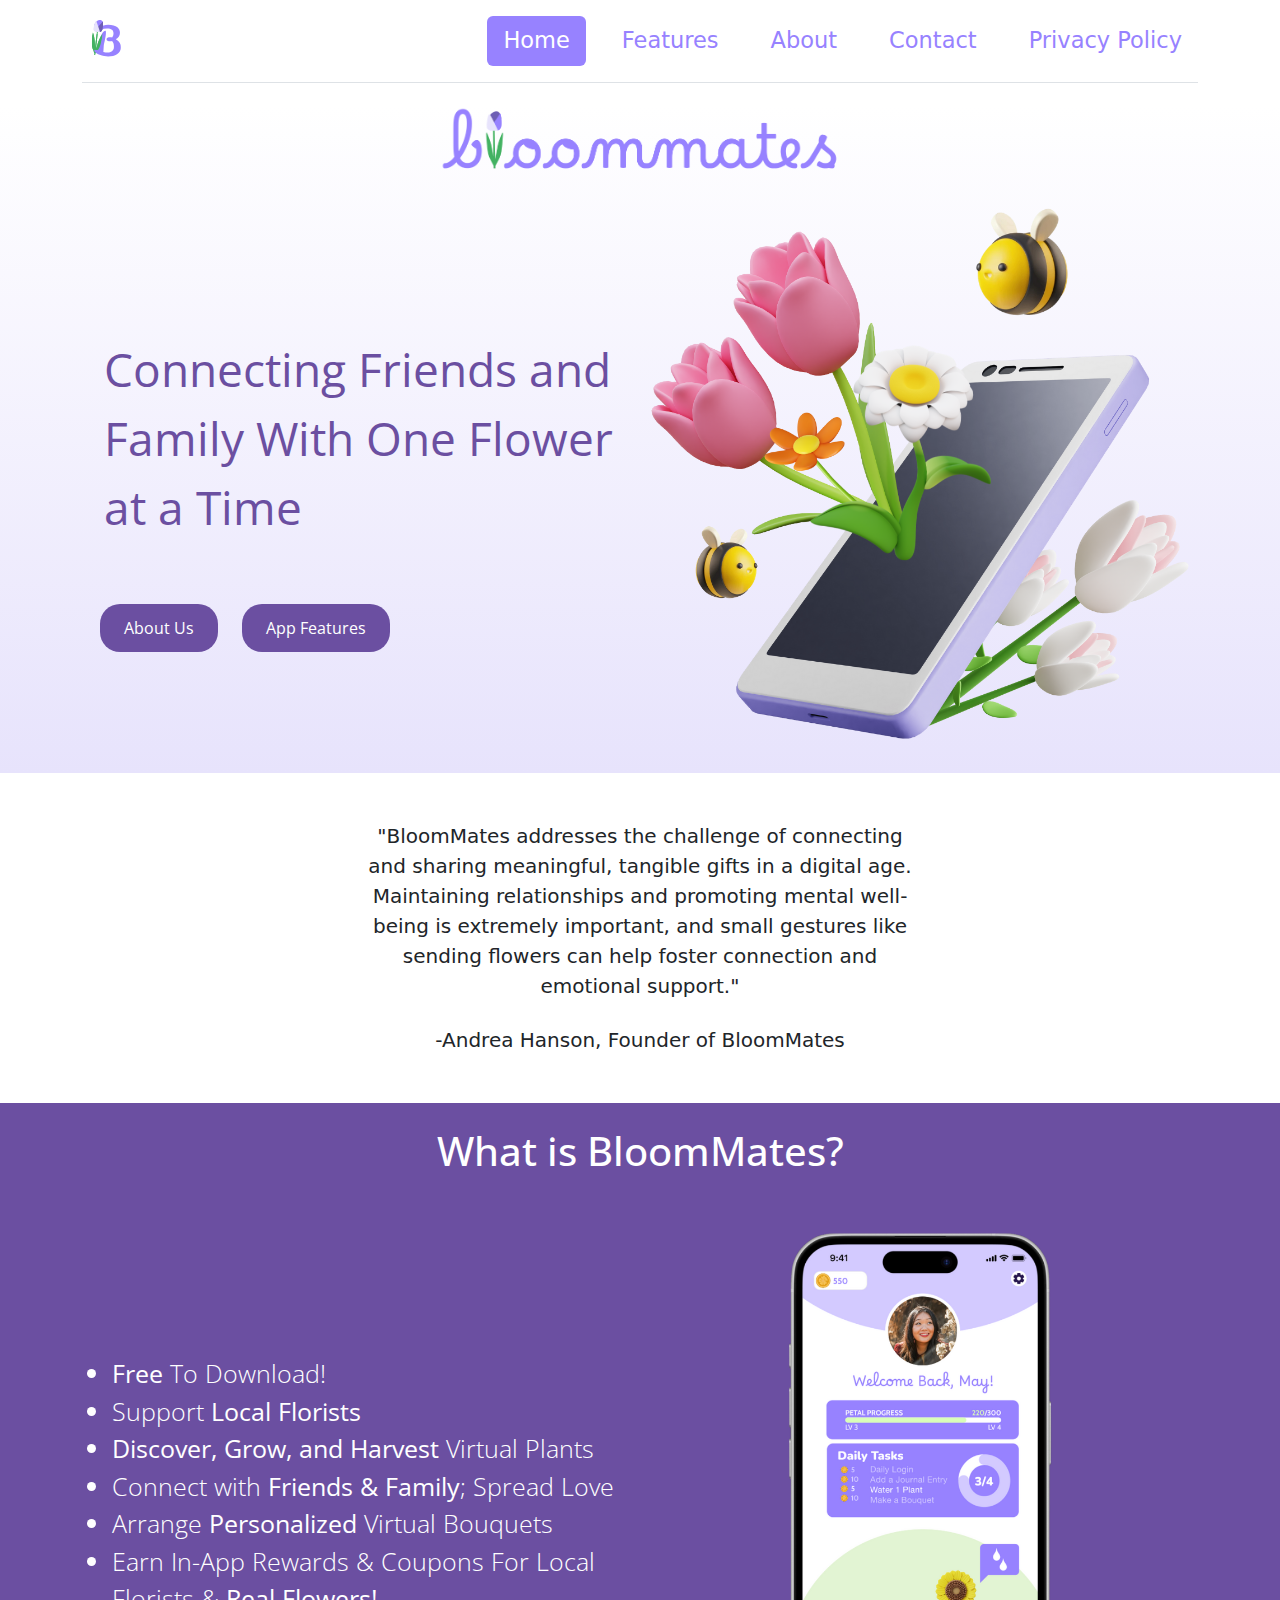
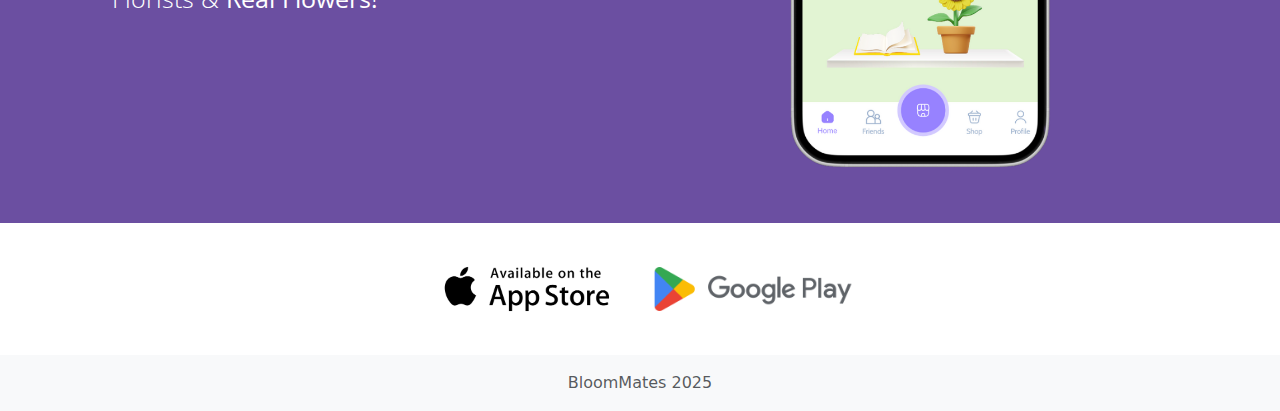
<file: index.html>
<!DOCTYPE html>
<html lang="en">

<head>
    <meta charset="UTF-8">
    <meta name="viewport" content="width=device-width, initial-scale=1.0">
    <link href="https://cdn.jsdelivr.net/npm/bootstrap@5.3.3/dist/css/bootstrap.min.css" rel="stylesheet"
        integrity="sha384-QWTKZyjpPEjISv5WaRU9OFeRpok6YctnYmDr5pNlyT2bRjXh0JMhjY6hW+ALEwIH" crossorigin="anonymous">
    <meta charset="UTF-8">
    <meta name="viewport" content="width=device-width, initial-scale=1.0">
    <title>Bloommates</title>
    <link rel="preconnect" href="https://fonts.googleapis.com">
    <link rel="preconnect" href="https://fonts.gstatic.com" crossorigin>
    <link href="https://fonts.googleapis.com/css2?family=Open+Sans:ital,wght@0,300..800;1,300..800&display=swap"
        rel="stylesheet">
    <link rel="stylesheet" href="./styles.css">
    <link rel="apple-touch-icon" sizes="180x180" href="/apple-touch-icon.png">
    <link rel="icon" type="image/png" sizes="32x32" href="/favicon-32x32.png">
    <link rel="icon" type="image/png" sizes="16x16" href="/favicon-16x16.png">
    <link rel="manifest" href="/site.webmanifest">
    <title>BloomMates App</title>
</head>

<body>
    <div class="container">
        <header class="d-flex flex-wrap justify-content-center py-3 mb-4 border-bottom">
            <a href="/"
                class="d-flex align-items-center mb-3 mb-md-0 me-md-auto link-body-emphasis text-decoration-none">
                <img src="./images/OfficialBMIcon.svg" class="bi me-2" width="50" height="50">
                <!-- <span class="fs-4">BloomMates</span> -->
            </a>

            <ul class="nav nav-pills">
                <li class="nav-item"><a href="index.html" class="nav-link active" aria-current="page">Home</a></li>
                <li class="nav-item"><a href="features.html" class="nav-link">Features</a></li>
                <li class="nav-item"><a href="about.html" class="nav-link">About</a></li>
                <li class="nav-item"><a href="contact.html" class="nav-link">Contact</a></li>
                <li class="nav-item"><a href="privacy_policy.html" class="nav-link">Privacy Policy</a></li>
            </ul>
        </header>
    </div>

    <!-- landing page starts here -->

    <div class="body_landing">
        <div class="image-container">
            <img src="./images/bm-logo-v2.png" class="logo-image" alt="logo">
        </div>
        <div class="containerlanding">
            <div class="content">
                <div class="tagline">Connecting Friends and Family With
                    One Flower at a Time</div>
                <div class="buttons">
                    <a href="about.html" class="btn btn-about">About Us</a>
                    <a href="features.html" class="btn btn-contact">App Features</a>
                </div>
            </div>
            <div class="image-container">
                <img src="./images/FlowerPhone.png" alt="Bloommates Illustration" class="hero-image">
            </div>
        </div>
    </div>

    <!-- quote -->

    <div class="px-4 pt-4 my-1 text-center">
        <div class="containerlanding">

            <div class="col-lg-6 pd-10 mx-auto">
                <p class="lead mb-4">"BloomMates addresses the challenge of connecting and sharing meaningful, tangible
                    gifts
                    in a digital age. Maintaining relationships
                    and promoting mental well-being is extremely important, and small gestures like sending flowers can
                    help
                    foster connection and emotional support."
                </p>
                <p class="lead mb-4"> -Andrea Hanson, Founder of BloomMates</p>
            </div>


        </div>
    </div>

    <!-- Feature list -->

    <div class="featurelist">
        <h1 class="mb-4">What is BloomMates?</h1>
        <div class="containerlanding">
            <div class="col-lg-6 py-4 mx-auto">
                <ul class="lead mb-4">
                    <li><b>Free</b> To Download!</li>
                    <li>Support <b>Local Florists</b></li>
                    <li><b>Discover, Grow, and Harvest</b> Virtual Plants</li>
                    <li>Connect with <b>Friends & Family</b>; Spread Love</li>
                    <li>Arrange <b>Personalized</b> Virtual Bouquets</li>
                    <li>Earn In-App Rewards & Coupons For Local Florists & <b>Real Flowers!</b></li>
                </ul>
            </div>

            <div class="image-container">
                <img src="./images/phonehome.png" class="hero-img">
            </div>
        </div>
    </div>

    <!-- Old stuff here -->

    <div class="text-center">

        <img class="logo1" src="./images/app-store-logo.png">
        <img class="logo2" src="./images/google-play-logo.png">

    </div>

    <footer class="footer mt-auto py-3 bg-light">
        <div class="container text-center">
            <p class="text-muted mb-0">BloomMates 2025</p>
        </div>
    </footer>

    <script src="https://cdn.jsdelivr.net/npm/bootstrap@5.3.3/dist/js/bootstrap.bundle.min.js"
        integrity="sha384-YvpcrYf0tY3lHB60NNkmXc5s9fDVZLESaAA55NDzOxhy9GkcIdslK1eN7N6jIeHz"
        crossorigin="anonymous"></script>
</body>

</html>
</file>
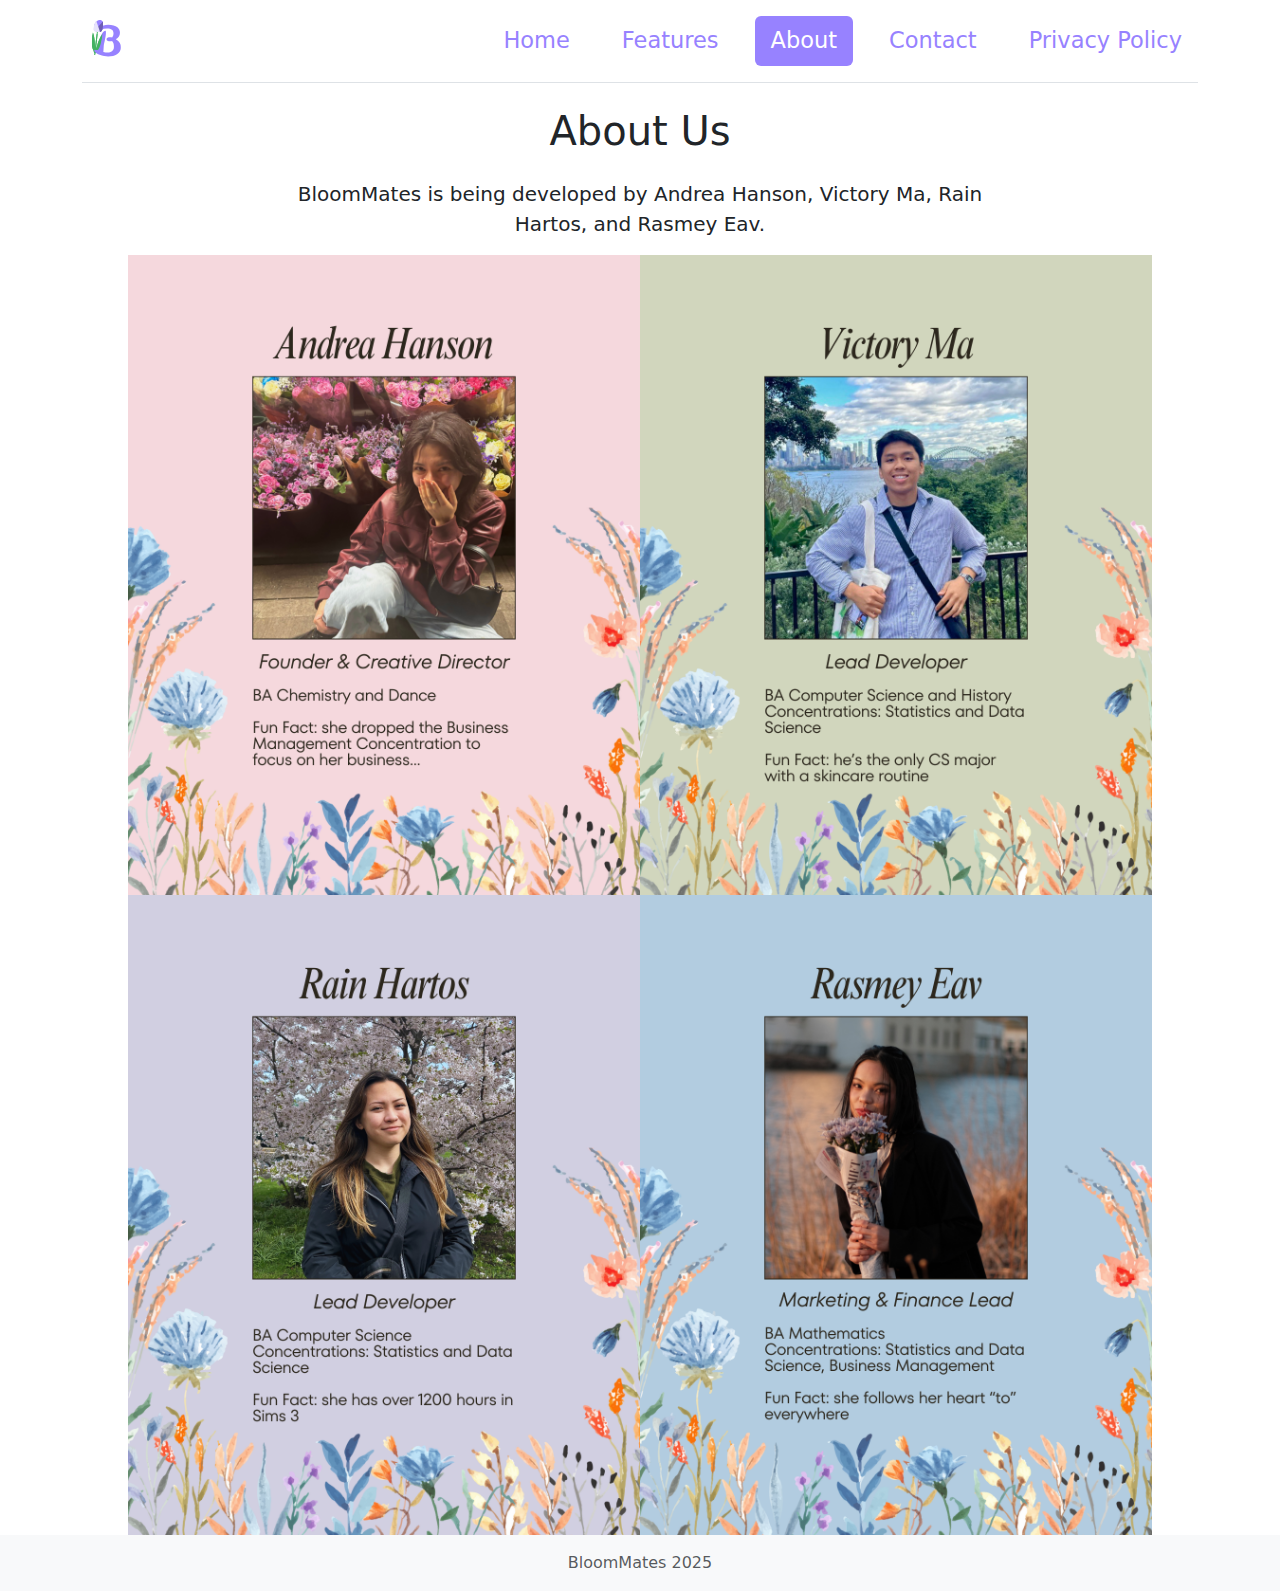
<file: about.html>
<!DOCTYPE html>
<html lang="en">

<head>
    <meta charset="UTF-8">
    <meta name="viewport" content="width=device-width, initial-scale=1.0">
    <link href="https://cdn.jsdelivr.net/npm/bootstrap@5.3.3/dist/css/bootstrap.min.css" rel="stylesheet"
        integrity="sha384-QWTKZyjpPEjISv5WaRU9OFeRpok6YctnYmDr5pNlyT2bRjXh0JMhjY6hW+ALEwIH" crossorigin="anonymous">
    <link rel="stylesheet" href="./styles.css">
    <link rel="apple-touch-icon" sizes="180x180" href="/apple-touch-icon.png">
    <link rel="icon" type="image/png" sizes="32x32" href="/favicon-32x32.png">
    <link rel="icon" type="image/png" sizes="16x16" href="/favicon-16x16.png">
    <link rel="manifest" href="/site.webmanifest">
    <title>About - BloomMates App</title>
</head>

<body>
    <div class="container">
        <header class="d-flex flex-wrap justify-content-center py-3 mb-4 border-bottom">
            <a href="/"
                class="d-flex align-items-center mb-3 mb-md-0 me-md-auto link-body-emphasis text-decoration-none">
                <img src="./images/OfficialBMIcon.svg" class="bi me-2" width="50" height="50">
                <!-- <span class="fs-4">BloomMates</span> -->
            </a>

            <ul class="nav nav-pills">
                <li class="nav-item"><a href="index.html" class="nav-link">Home</a></li>
                <li class="nav-item"><a href="features.html" class="nav-link">Features</a></li>
                <li class="nav-item"><a href="about.html" class="nav-link active" aria-current="page">About</a></li>
                <li class="nav-item"><a href="contact.html" class="nav-link">Contact</a></li>
                <li class="nav-item"><a href="privacy_policy.html" class="nav-link">Privacy Policy</a></li>
            </ul>
        </header>
    </div>

    <div class="container">
        <h1 class="text-center mb-4">About Us</h1>
        <div class="row">
            <div class="col-md-8 mx-auto">
                <p class="lead text-center">BloomMates is being developed by Andrea Hanson, Victory Ma, Rain Hartos,
                    and Rasmey Eav.
                </p>
            </div>
        </div>
    </div>

    <div id="poster-container">
        <img class="poster" src="./images/andrea.png">
        <img class="poster" src="./images/victor.png">
        <img class="poster" src="./images/rain.png">
        <img class="poster" src="./images/rasmey.png">
    </div>

    <footer class="footer mt-auto py-3 bg-light">
        <div class="container text-center">
            <p class="text-muted mb-0">BloomMates 2025</p>
        </div>
    </footer>

    <script src="https://cdn.jsdelivr.net/npm/bootstrap@5.3.3/dist/js/bootstrap.bundle.min.js"
        integrity="sha384-YvpcrYf0tY3lHB60NNkmXc5s9fDVZLESaAA55NDzOxhy9GkcIdslK1eN7N6jIeHz"
        crossorigin="anonymous"></script>
</body>

</html>
</file>
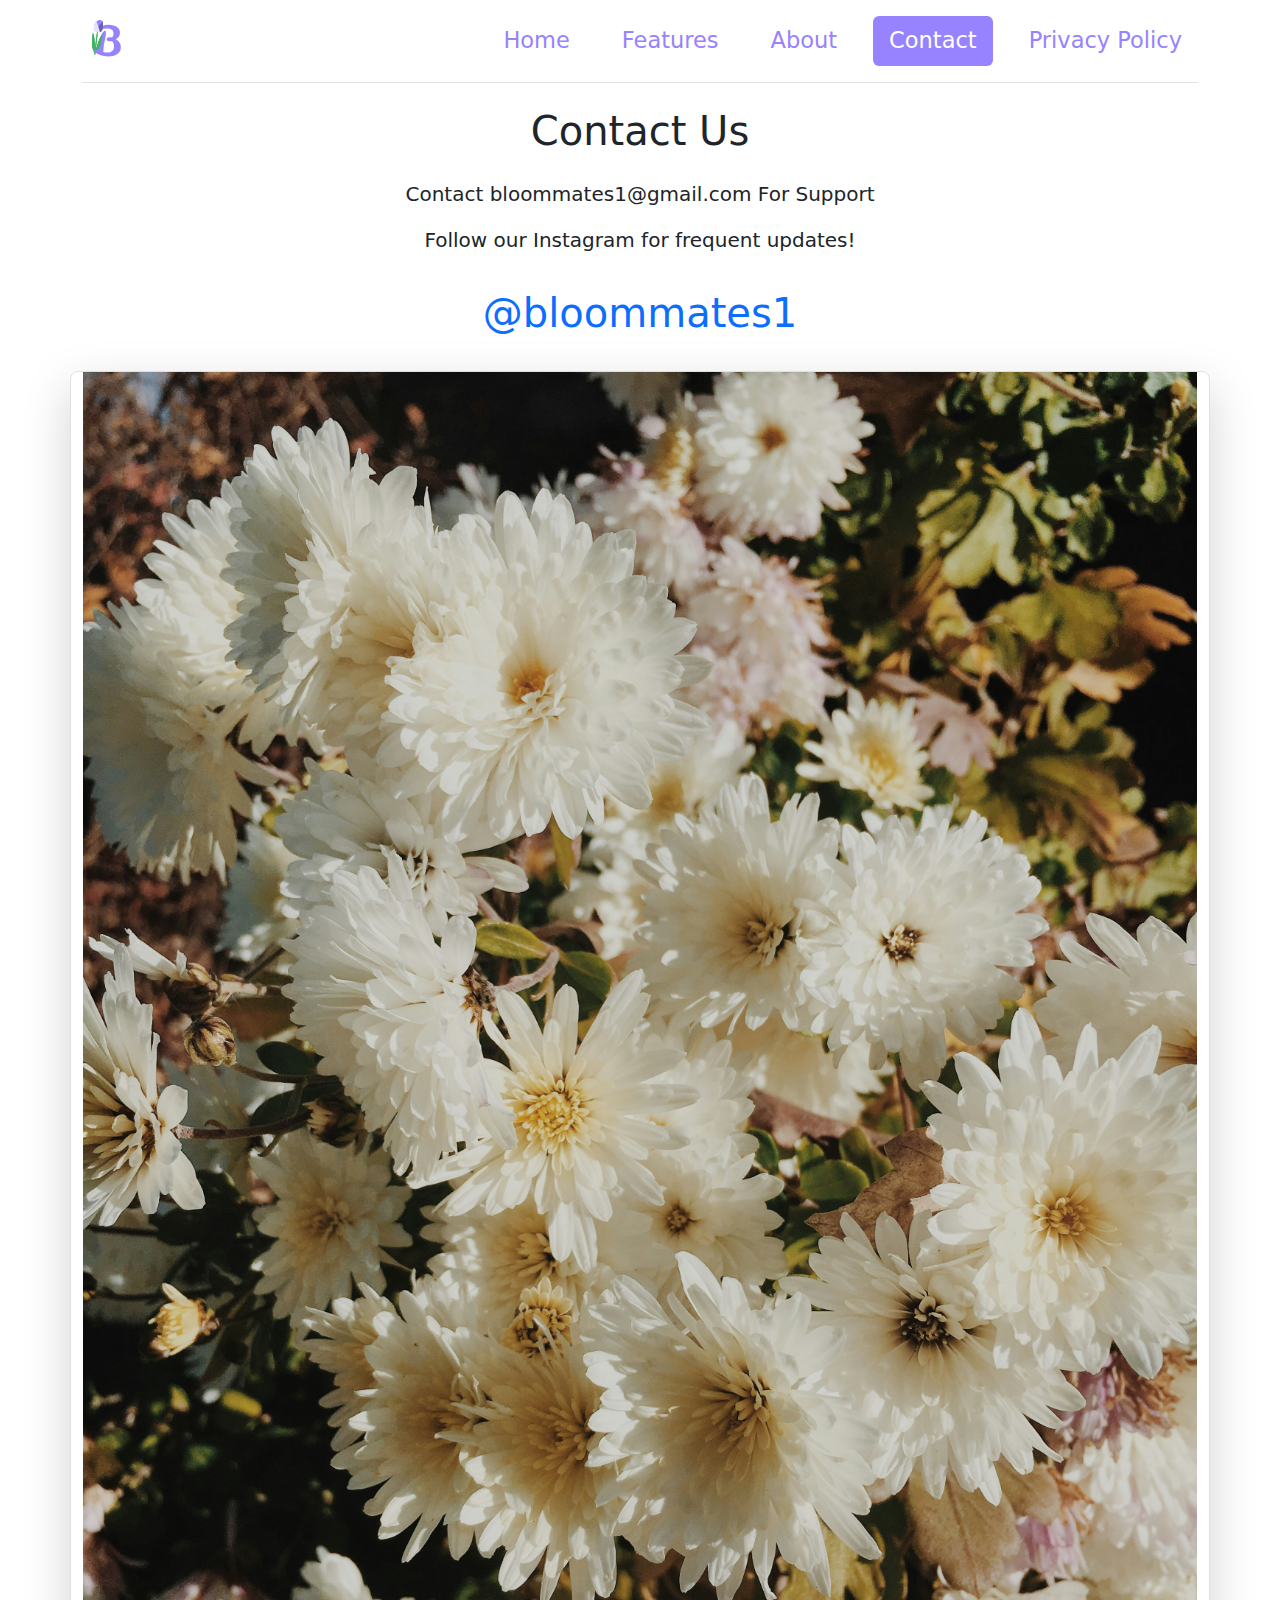
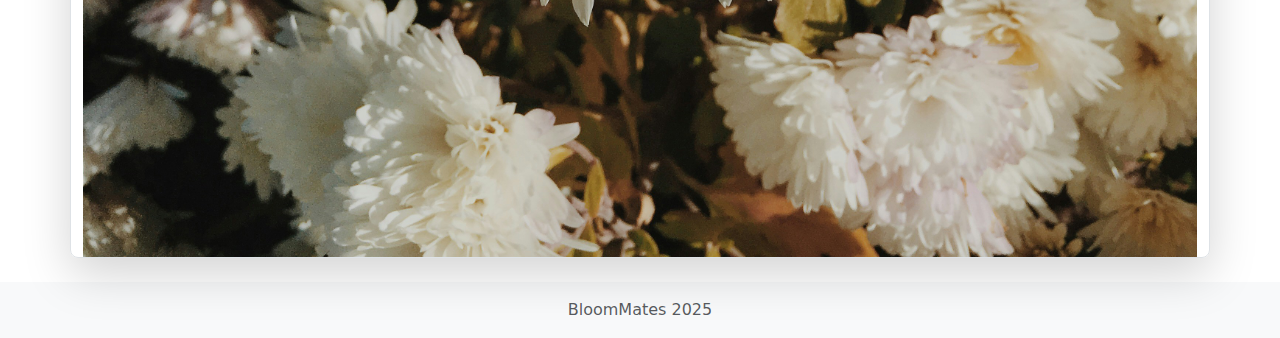
<file: contact.html>
<!DOCTYPE html>
<html lang="en">

<head>
    <meta charset="UTF-8">
    <meta name="viewport" content="width=device-width, initial-scale=1.0">
    <link href="https://cdn.jsdelivr.net/npm/bootstrap@5.3.3/dist/css/bootstrap.min.css" rel="stylesheet"
        integrity="sha384-QWTKZyjpPEjISv5WaRU9OFeRpok6YctnYmDr5pNlyT2bRjXh0JMhjY6hW+ALEwIH" crossorigin="anonymous">
    <link rel="stylesheet" href="./styles.css">
    <link rel="apple-touch-icon" sizes="180x180" href="/apple-touch-icon.png">
    <link rel="icon" type="image/png" sizes="32x32" href="/favicon-32x32.png">
    <link rel="icon" type="image/png" sizes="16x16" href="/favicon-16x16.png">
    <link rel="manifest" href="/site.webmanifest">
    <title>Contact - BloomMates App</title>
</head>

<body>
    <div class="container">
        <header class="d-flex flex-wrap justify-content-center py-3 mb-4 border-bottom">
            <a href="/"
                class="d-flex align-items-center mb-3 mb-md-0 me-md-auto link-body-emphasis text-decoration-none">
                <img src="./images/OfficialBMIcon.svg" class="bi me-2" width="50" height="50">
                <!-- <span class="fs-4">BloomMates</span> -->
            </a>

            <ul class="nav nav-pills">
                <li class="nav-item"><a href="index.html" class="nav-link">Home</a></li>
                <li class="nav-item"><a href="features.html" class="nav-link">Features</a></li>
                <li class="nav-item"><a href="about.html" class="nav-link">About</a></li>
                <li class="nav-item"><a href="contact.html" class="nav-link active" aria-current="page">Contact</a></li>
                <li class="nav-item"><a href="privacy_policy.html" class="nav-link">Privacy Policy</a></li>
            </ul>
        </header>
    </div>

    <div class="container">
        <h1 class="text-center mb-4">Contact Us</h1>
        <div class="row">
            <div class="col-md-8 mx-auto">
                <p class="lead text-center">Contact <b>bloommates1@gmail.com</b> For Support</p>
                <p class="lead text-center">Follow our Instagram for frequent updates!</p>

                <a class="container2" target='_blank' href="https://www.instagram.com/bloommates1">
                    <!-- <img class="logo3" src="./images/instagram-logo.webp"> -->
                    <p class="fs-1">@bloommates1</p>
                </a>

            </div>
            <img src="./images/flowers-1.jpg" class="img-fluid border rounded-3 shadow-lg mb-4" alt="Example image"
                loading="lazy">
        </div>
    </div>

    <footer class="footer mt-auto py-3 bg-light">
        <div class="container text-center">
            <p class="text-muted mb-0">BloomMates 2025</p>
        </div>
    </footer>

    <script src="https://cdn.jsdelivr.net/npm/bootstrap@5.3.3/dist/js/bootstrap.bundle.min.js"
        integrity="sha384-YvpcrYf0tY3lHB60NNkmXc5s9fDVZLESaAA55NDzOxhy9GkcIdslK1eN7N6jIeHz"
        crossorigin="anonymous"></script>
</body>

</html>
</file>
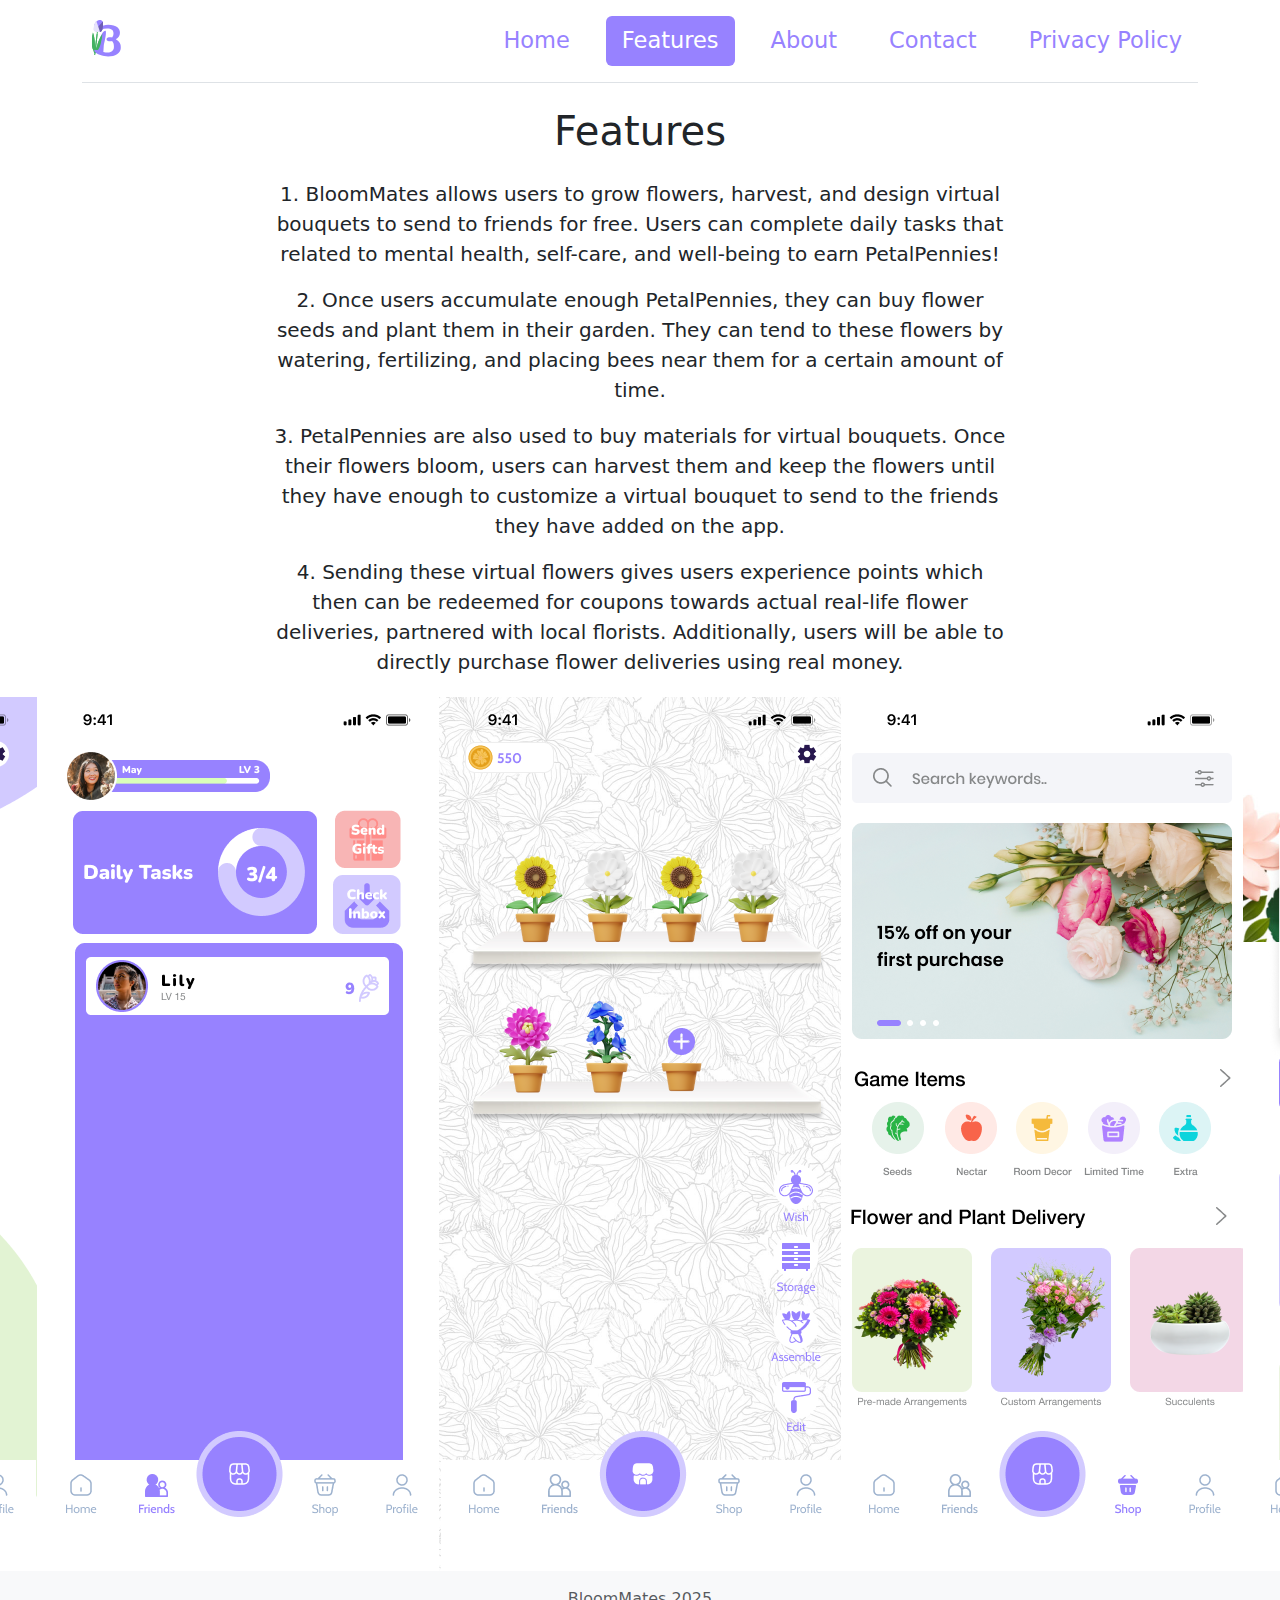
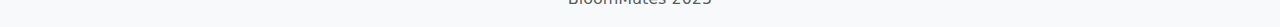
<file: features.html>
<!DOCTYPE html>
<html lang="en">

<head>
    <meta charset="UTF-8">
    <meta name="viewport" content="width=device-width, initial-scale=1.0">
    <link href="https://cdn.jsdelivr.net/npm/bootstrap@5.3.3/dist/css/bootstrap.min.css" rel="stylesheet"
        integrity="sha384-QWTKZyjpPEjISv5WaRU9OFeRpok6YctnYmDr5pNlyT2bRjXh0JMhjY6hW+ALEwIH" crossorigin="anonymous">
    <link rel="stylesheet" href="./styles.css">
    <link rel="apple-touch-icon" sizes="180x180" href="/apple-touch-icon.png">
    <link rel="icon" type="image/png" sizes="32x32" href="/favicon-32x32.png">
    <link rel="icon" type="image/png" sizes="16x16" href="/favicon-16x16.png">
    <link rel="manifest" href="/site.webmanifest">
    <title>Features - BloomMates App</title>
</head>

<body>
    <div class="container">
        <header class="d-flex flex-wrap justify-content-center py-3 mb-4 border-bottom">
            <a href="/"
                class="d-flex align-items-center mb-3 mb-md-0 me-md-auto link-body-emphasis text-decoration-none">
                <img src="./images/OfficialBMIcon.svg" class="bi me-2" width="50" height="50">
                <!-- <span class="fs-4">BloomMates</span> -->
            </a>

            <ul class="nav nav-pills">
                <li class="nav-item"><a href="index.html" class="nav-link">Home</a></li>
                <li class="nav-item"><a href="features.html" class="nav-link active" aria-current="page">Features</a>
                </li>
                <li class="nav-item"><a href="about.html" class="nav-link">About</a></li>
                <li class="nav-item"><a href="contact.html" class="nav-link">Contact</a></li>
                <li class="nav-item"><a href="privacy_policy.html" class="nav-link">Privacy Policy</a></li>
            </ul>
        </header>
    </div>

    <!-- Feature list -->

    <div class="container">
        <h1 class="text-center mb-4">Features</h1>
        <div class="row">
            <div class="col-md-8 mx-auto">
                <p class="lead text-center">1. BloomMates allows users to grow flowers, harvest, and design virtual
                    bouquets to
                    send to friends for free. Users can complete daily tasks that related to
                    mental health, self-care, and well-being to earn PetalPennies!

                <p class="lead text-center"> 2. Once users accumulate enough PetalPennies, they can buy flower seeds and
                    plant them in their
                    garden. They can tend to these flowers by watering,
                    fertilizing, and placing bees near them for a certain amount of time.</p>

                <p class="lead text-center"> 3. PetalPennies are also used to buy materials for virtual bouquets. Once
                    their flowers
                    bloom, users can harvest them and keep the flowers
                    until they
                    have enough to customize a virtual bouquet to send to the friends they have added on the app.</p>
                <p class="lead text-center"> 4. Sending these virtual flowers gives users experience points which then
                    can
                    be redeemed for coupons
                    towards actual real-life flower deliveries, partnered with local florists. Additionally, users will
                    be able to
                    directly purchase flower deliveries using real money.</p>
                </p>

                <div class="container3">
                    <img class="feature-img" src="./images/tab-home.png">
                    <img class="feature-img" src="./images/tab-friends.png">
                    <img class="feature-img" src="./images/tab-game.png">
                    <img class="feature-img" src="./images/tab-shop.png">
                    <img class="feature-img" src="./images/tab-profile.png">
                </div>

            </div>
        </div>
    </div>

    <footer class="footer mt-auto py-3 bg-light">
        <div class="container text-center">
            <p class="text-muted mb-0">BloomMates 2025</p>
        </div>
    </footer>

    <script src="https://cdn.jsdelivr.net/npm/bootstrap@5.3.3/dist/js/bootstrap.bundle.min.js"
        integrity="sha384-YvpcrYf0tY3lHB60NNkmXc5s9fDVZLESaAA55NDzOxhy9GkcIdslK1eN7N6jIeHz"
        crossorigin="anonymous"></script>
</body>

</html>
</file>
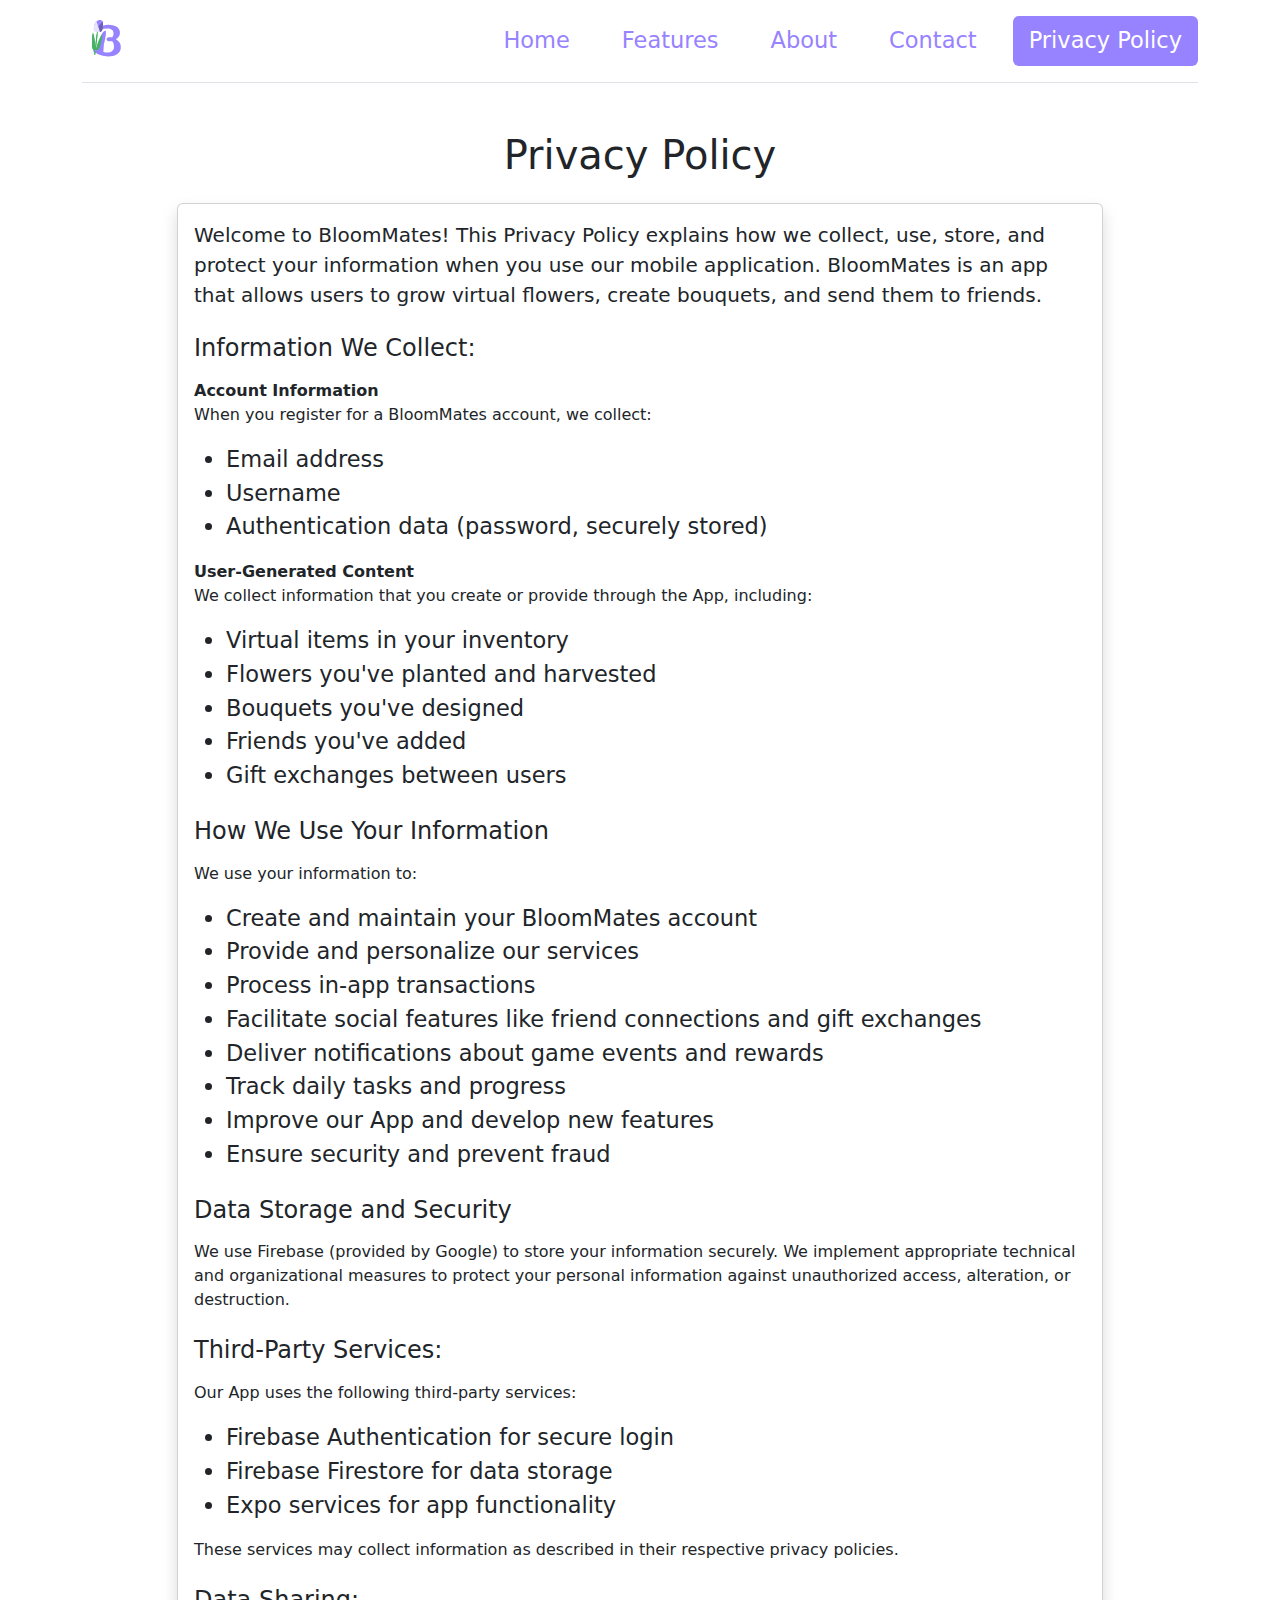
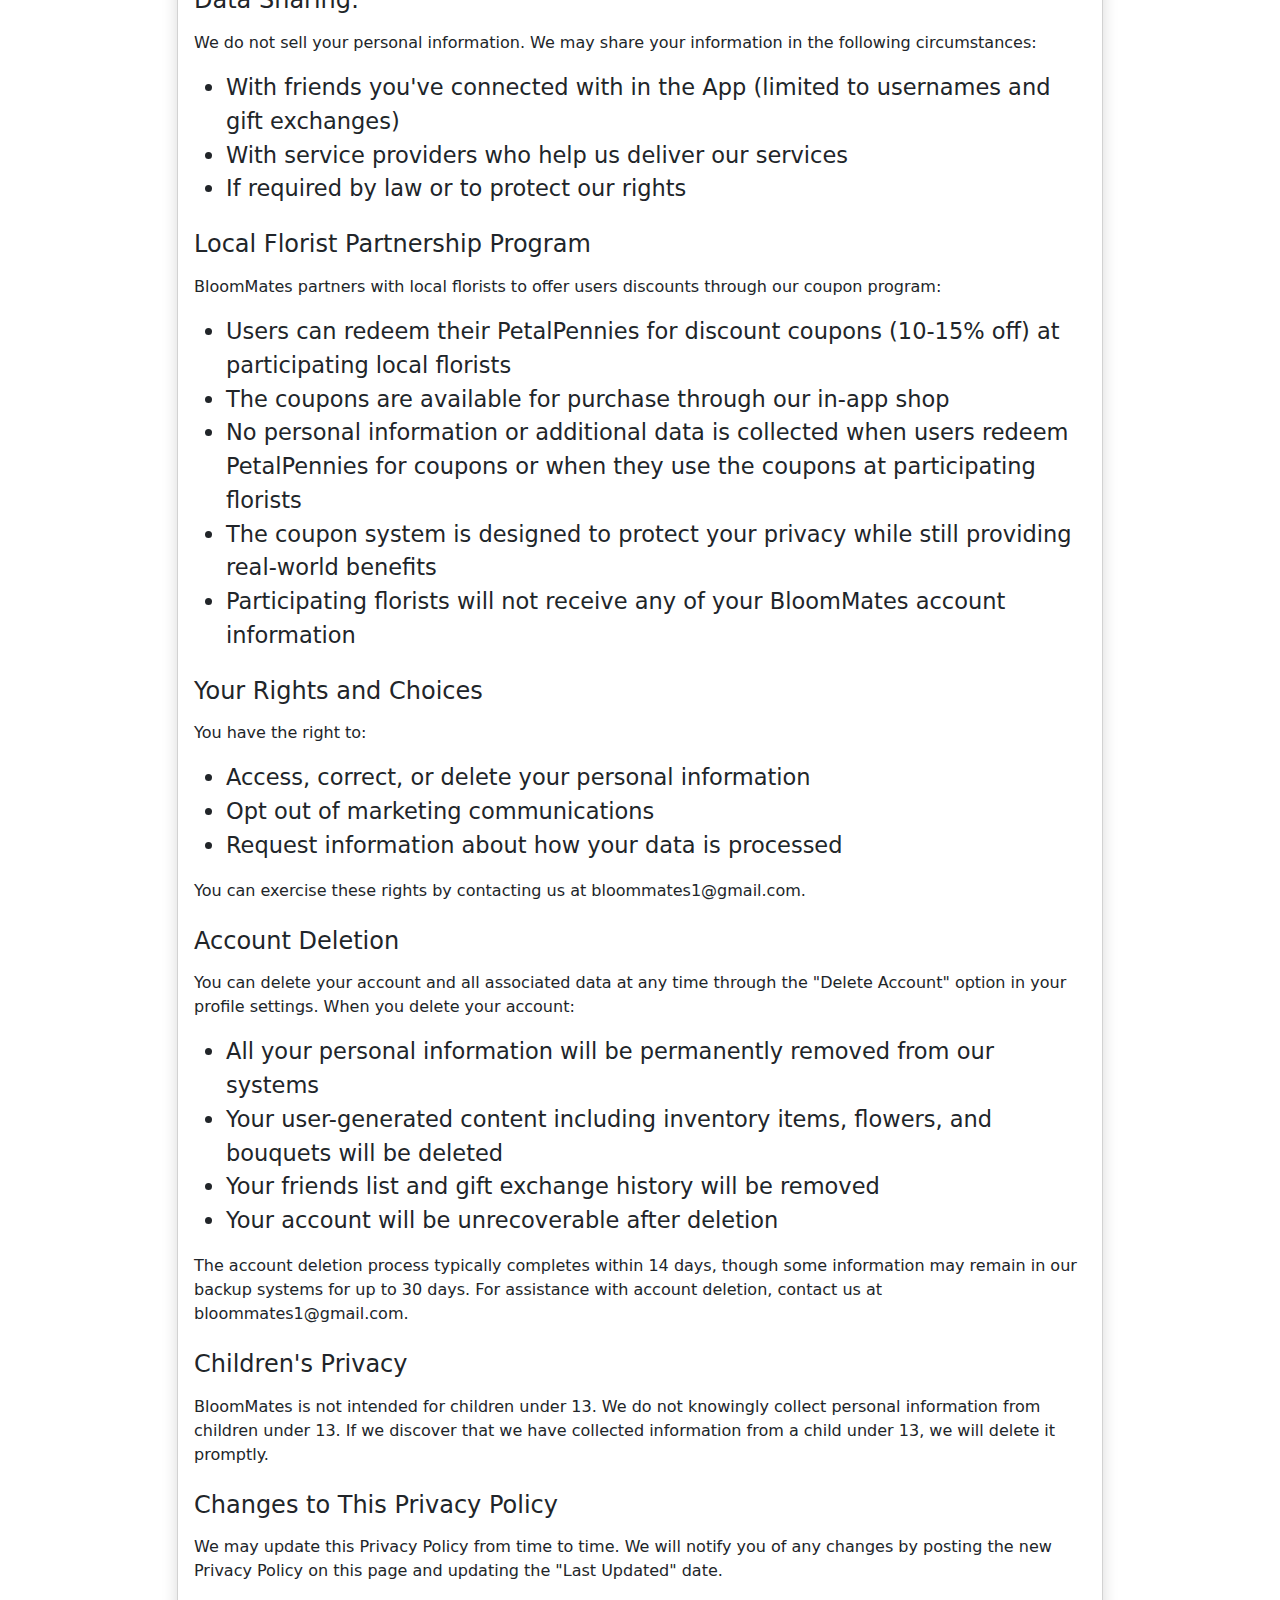
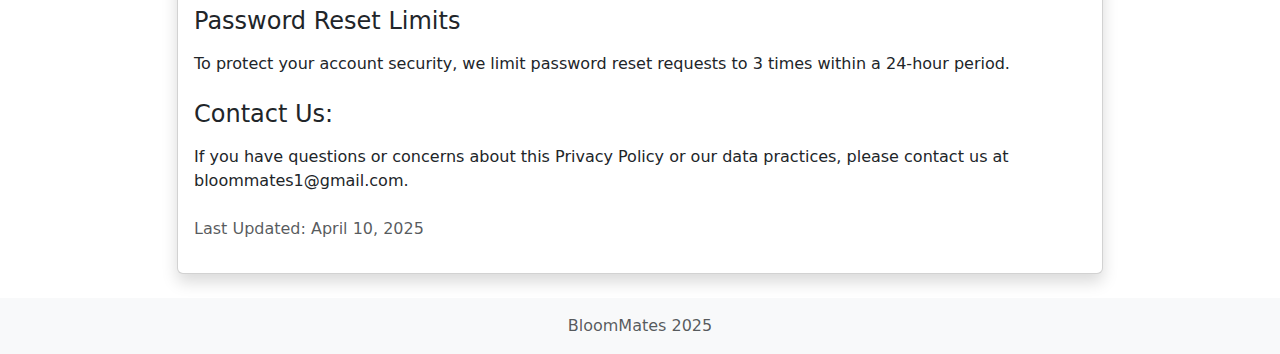
<file: privacy_policy.html>
<!DOCTYPE html>
<html lang="en">

<head>
    <meta charset="UTF-8">
    <meta name="viewport" content="width=device-width, initial-scale=1.0">
    <link href="https://cdn.jsdelivr.net/npm/bootstrap@5.3.3/dist/css/bootstrap.min.css" rel="stylesheet"
        integrity="sha384-QWTKZyjpPEjISv5WaRU9OFeRpok6YctnYmDr5pNlyT2bRjXh0JMhjY6hW+ALEwIH" crossorigin="anonymous">
    <meta charset="UTF-8">
    <meta name="viewport" content="width=device-width, initial-scale=1.0">
    <title>Privacy Policy - BloomMates</title>
    <link rel="preconnect" href="https://fonts.googleapis.com">
    <link rel="preconnect" href="https://fonts.gstatic.com" crossorigin>
    <link href="https://fonts.googleapis.com/css2?family=Open+Sans:ital,wght@0,300..800;1,300..800&display=swap"
        rel="stylesheet">
    <link rel="stylesheet" href="./styles.css">
    <link rel="apple-touch-icon" sizes="180x180" href="/apple-touch-icon.png">
    <link rel="icon" type="image/png" sizes="32x32" href="/favicon-32x32.png">
    <link rel="icon" type="image/png" sizes="16x16" href="/favicon-16x16.png">
    <link rel="manifest" href="/site.webmanifest">
</head>

<body>
    <div class="container">
        <header class="d-flex flex-wrap justify-content-center py-3 mb-4 border-bottom">
            <a href="/"
                class="d-flex align-items-center mb-3 mb-md-0 me-md-auto link-body-emphasis text-decoration-none">
                <img src="./images/OfficialBMIcon.svg" class="bi me-2" width="50" height="50">
                <!-- <span class="fs-4">BloomMates</span> -->
            </a>

            <ul class="nav nav-pills">
                <li class="nav-item"><a href="index.html" class="nav-link">Home</a></li>
                <li class="nav-item"><a href="features.html" class="nav-link">Features</a></li>
                <li class="nav-item"><a href="about.html" class="nav-link">About</a></li>
                <li class="nav-item"><a href="contact.html" class="nav-link">Contact</a></li>
                <li class="nav-item"><a href="privacy_policy.html" class="nav-link active" aria-current="page">Privacy
                        Policy</a></li>
            </ul>
        </header>
    </div>

    <div class="container py-4">
        <div class="row justify-content-center">
            <div class="col-lg-10">
                <h1 class="mb-4 text-center">Privacy Policy</h1>
                <div class="card shadow">
                    <div class="card-body">
                        <p class="lead mb-4 text-start">
                            <b>Welcome to BloomMates!</b> This Privacy Policy explains how we collect, use, store, and
                            protect
                            your information when you use our mobile application. BloomMates is an app that allows users
                            to grow virtual
                            flowers, create bouquets, and send them to friends.
                        </p>

                        <h4 class="mt-4 mb-3">Information We Collect:</h4>
                        <p>
                            <strong>Account Information</strong><br>
                            When you register for a BloomMates account, we collect:
                        </p>
                        <ul>
                            <li>Email address</li>
                            <li>Username</li>
                            <li>Authentication data (password, securely stored)</li>
                        </ul>

                        <p><strong>User-Generated Content</strong><br>
                            We collect information that you create or provide through the App, including:</p>
                        <ul>
                            <li>Virtual items in your inventory</li>
                            <li>Flowers you've planted and harvested</li>
                            <li>Bouquets you've designed</li>
                            <li>Friends you've added</li>
                            <li>Gift exchanges between users</li>
                        </ul>

                        <h4 class="mt-4 mb-3">How We Use Your Information</h4>
                        <p>We use your information to:</p>
                        <ul>
                            <li>Create and maintain your BloomMates account</li>
                            <li>Provide and personalize our services</li>
                            <li>Process in-app transactions</li>
                            <li>Facilitate social features like friend connections and gift exchanges</li>
                            <li>Deliver notifications about game events and rewards</li>
                            <li>Track daily tasks and progress</li>
                            <li>Improve our App and develop new features</li>
                            <li>Ensure security and prevent fraud</li>
                        </ul>

                        <h4 class="mt-4 mb-3">Data Storage and Security</h4>
                        <p>We use Firebase (provided by Google) to store your information securely. We implement
                            appropriate
                            technical and organizational measures to protect your personal information against
                            unauthorized access,
                            alteration, or destruction.</p>

                        <h4 class="mt-4 mb-3">Third-Party Services:</h4>
                        <p>Our App uses the following third-party services:</p>
                        <ul>
                            <li>Firebase Authentication for secure login</li>
                            <li>Firebase Firestore for data storage</li>
                            <li>Expo services for app functionality</li>
                        </ul>
                        <p>These services may collect information as described in their respective privacy policies.</p>

                        <h4 class="mt-4 mb-3">Data Sharing:</h4>
                        <p>We do not sell your personal information. We may share your information in the following
                            circumstances:</p>
                        <ul>
                            <li>With friends you've connected with in the App (limited to usernames and gift exchanges)
                            </li>
                            <li>With service providers who help us deliver our services</li>
                            <li>If required by law or to protect our rights</li>
                        </ul>

                        <h4 class="mt-4 mb-3">Local Florist Partnership Program</h4>
                        <p>BloomMates partners with local florists to offer users discounts through our coupon program:
                        </p>
                        <ul>
                            <li>Users can redeem their PetalPennies for discount coupons (10-15% off) at participating
                                local florists</li>
                            <li>The coupons are available for purchase through our in-app shop</li>
                            <li>No personal information or additional data is collected when users redeem PetalPennies
                                for coupons or when they use the coupons at participating florists</li>
                            <li>The coupon system is designed to protect your privacy while still providing real-world
                                benefits</li>
                            <li>Participating florists will not receive any of your BloomMates account information</li>
                        </ul>

                        <h4 class="mt-4 mb-3">Your Rights and Choices</h4>
                        <p>You have the right to:</p>
                        <ul>
                            <li>Access, correct, or delete your personal information</li>
                            <li>Opt out of marketing communications</li>
                            <li>Request information about how your data is processed</li>
                        </ul>
                        <p>You can exercise these rights by contacting us at bloommates1@gmail.com.</p>

                        <h4 class="mt-4 mb-3">Account Deletion</h4>
                        <p>
                            You can delete your account and all associated data at any time through the "Delete Account"
                            option in your profile settings. When you delete your account:
                        </p>

                        <ul>
                            <li>All your personal information will be permanently removed from our systems</li>
                            <li> Your user-generated content including inventory items, flowers, and bouquets will be
                                deleted</li>
                            <li> Your friends list and gift exchange history will be removed</li>
                            <li> Your account will be unrecoverable after deletion</li>
                        </ul>

                        <p>
                            The account deletion process typically completes within 14 days, though some information may
                            remain in our backup systems for up to 30 days. For assistance with account deletion,
                            contact us at bloommates1@gmail.com.</p>

                        <h4 class="mt-4 mb-3">Children's Privacy</h4>
                        <p>BloomMates is not intended for children under 13. We do not knowingly collect personal
                            information
                            from children under 13. If we discover that we have collected information from a child under
                            13, we will delete it promptly.</p>

                        <h4 class="mt-4 mb-3">Changes to This Privacy Policy</h4>
                        <p>We may update this Privacy Policy from time to time. We will notify you of any changes by
                            posting
                            the new Privacy Policy on this page and updating the "Last Updated" date.</p>

                        <h4 class="mt-4 mb-3">Password Reset Limits</h4>
                        <p>To protect your account security, we limit password reset requests to 3 times within a
                            24-hour period.</p>

                        <h4 class="mt-4 mb-3">Contact Us:</h4>
                        <p>If you have questions or concerns about this Privacy Policy or our data practices, please
                            contact us
                            at bloommates1@gmail.com.</p>

                        <p class="text-muted mt-4">Last Updated: April 10, 2025</p>
                    </div>
                </div>
            </div>
        </div>
    </div>

    <footer class="footer mt-auto py-3 bg-light">
        <div class="container text-center">
            <p class="text-muted mb-0">BloomMates 2025</p>
        </div>
    </footer>

    <script src="https://cdn.jsdelivr.net/npm/bootstrap@5.3.3/dist/js/bootstrap.bundle.min.js"
        integrity="sha384-YvpcrYf0tY3lHB60NNkmXc5s9fDVZLESaAA55NDzOxhy9GkcIdslK1eN7N6jIeHz"
        crossorigin="anonymous"></script>
</body>

</html>
</file>
<file: styles.css>
.logo1,
.logo2 {
  max-width: 200px;
  width: 100%;
  height: auto;
  margin: 10px;
}

.logo3 {
  height: 50px;
}

.poster {
  height: 50%;
  width: 25%;
  flex-basis: 40%;
}

#poster-container {
  display: flex;
  flex-direction: row;
  align-items: center;
  justify-content: center;
  flex-wrap: wrap;
}

#card-1 {
  height: 100%;
  border-radius: 50px;
}

.container2 {
  margin: 0px;
  height: 100px;
  display: flex;
  flex-direction: row;
  align-items: center;
  justify-content: center;
  gap: 20px;
  text-decoration: none;
}

.container3 {
  margin-top: 20px;
  display: flex;
  flex-direction: row;
  align-items: center;
  justify-content: center;
}

.feature-img {
  height: 100%;
}

.container2:link {
  text-decoration: none;
}

/* landing page css */

.body_landing {
  font-family: 'Open Sans', sans-serif;
  text-align: center;
  background: linear-gradient(to bottom, #fff, #e7e3fc);
  color: #6b4fa1;
  margin: 0;
  padding: 0;
}

.logo {
  font-size: 48px;
  font-weight: bold;
  margin-top: 20px;
}

.tagline {
  padding: 12px 24px;
  font-size: 2.875em;
  margin: 40px 0;
}

.hero-image {
  max-width: 100%;
  height: auto;
  object-fit: contain;
}

.logo-image {
  width: 35%;
  height: auto;
  max-width: 400px;
}

.buttons {
  margin-top: 20px;
}

.btn {
  padding: 12px 24px;
  border: none;
  font-size: 16px;
  cursor: pointer;
  margin: 10px;
  border-radius: 20px;
}

.btn-about {
  margin-left: 20px;
  background-color: #6b4fa1;
  color: white;
}

.btn-contact {
  background-color: #6b4fa1;
  color: white;
}

.containerlanding {
  display: flex;
  align-items: center;
  justify-content: space-between;
  max-width: 1200px;
  margin: auto;
  padding: 20px 40px;
}

.content {
  flex: 1;
  text-align: left;
}

.featurelist {
  flex: 2;
  text-align: center;
  font-family: 'Open Sans', sans-serif;
  background-color: #6b4fa1;
  color: #ffffff;
  margin: 20;

  padding: 24px 24px;
  border: none;
  font-size: 16px;
}

.image-container {
  flex: 1;
  display: flex;
  justify-content: center;
}

/* Nav Pills */

.nav-pills {
  display: flex;
  justify-content: center; /* Centers the pills */
  gap: 20px; /* Adds spacing between pills */
}

.nav-pills .nav-link {
  color: #9782ff;
  transition: background-color 0.3s ease-in-out;
  gap: 50px;
}

.nav-pills .nav-link:hover,
.nav-pills .nav-link.active {
  background-color: #9782ff;
  color: white;
}

ul {
  font-size: 1.125em;
  text-align: left;
}

ul li {
  font-size: 1.25em;
}

.hero-img {
  max-width: 100%;
  height: auto;
  max-height: 900px;
  object-fit: contain;
}

@media screen and (max-width: 768px) {
  .hero-img {
    max-height: 350px;
  }
}

@media screen and (max-width: 480px) {
  .hero-img {
    max-height: 250px;
  }
}

@media screen and (max-width: 768px) {
  .logo-image {
    width: 60%;
  }

  .featurelist .containerlanding {
    flex-direction: column;
    gap: 20px;
  }

  .featurelist ul {
    padding-left: 20px;
    width: 90%;
  }
}

@media screen and (max-width: 480px) {
  .logo-image {
    width: 80%;
  }

  .featurelist h1 {
    font-size: 2em;
  }

  .featurelist ul li {
    font-size: 1em;
  }
}
</file>
